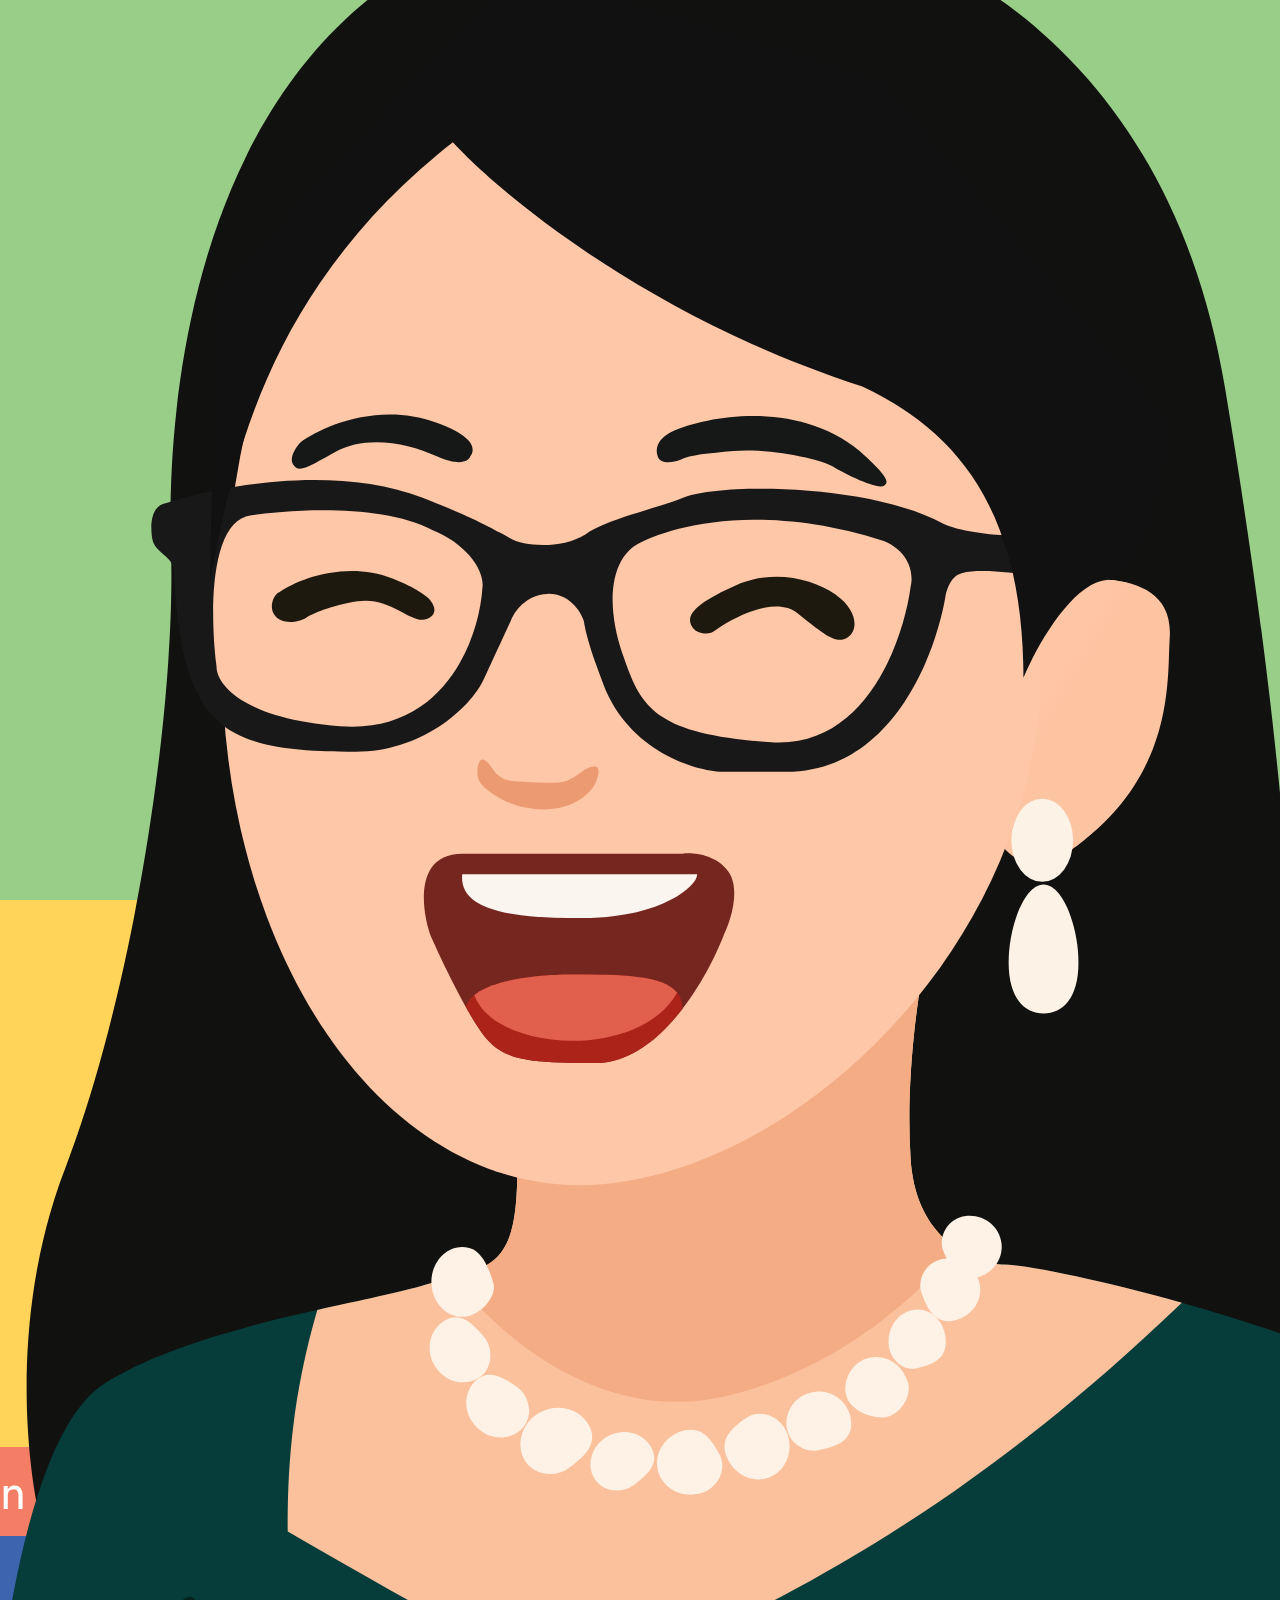
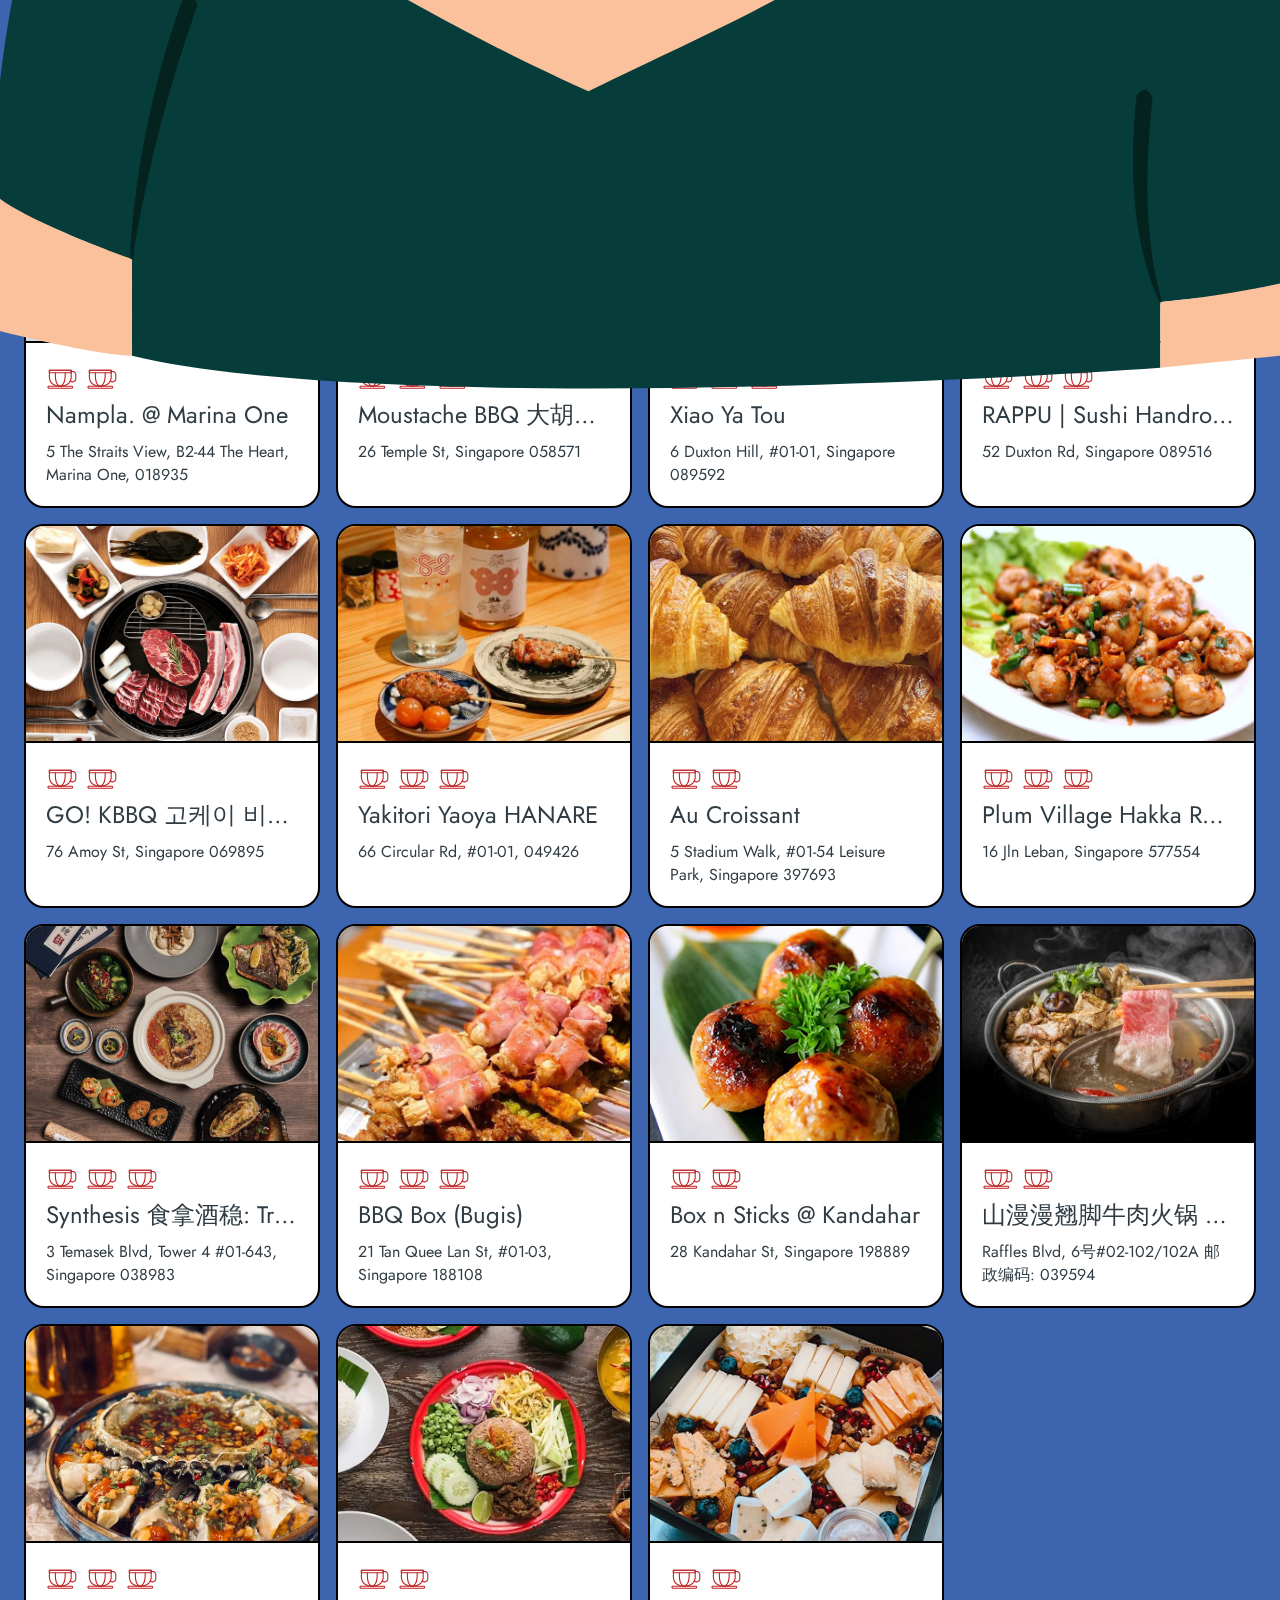
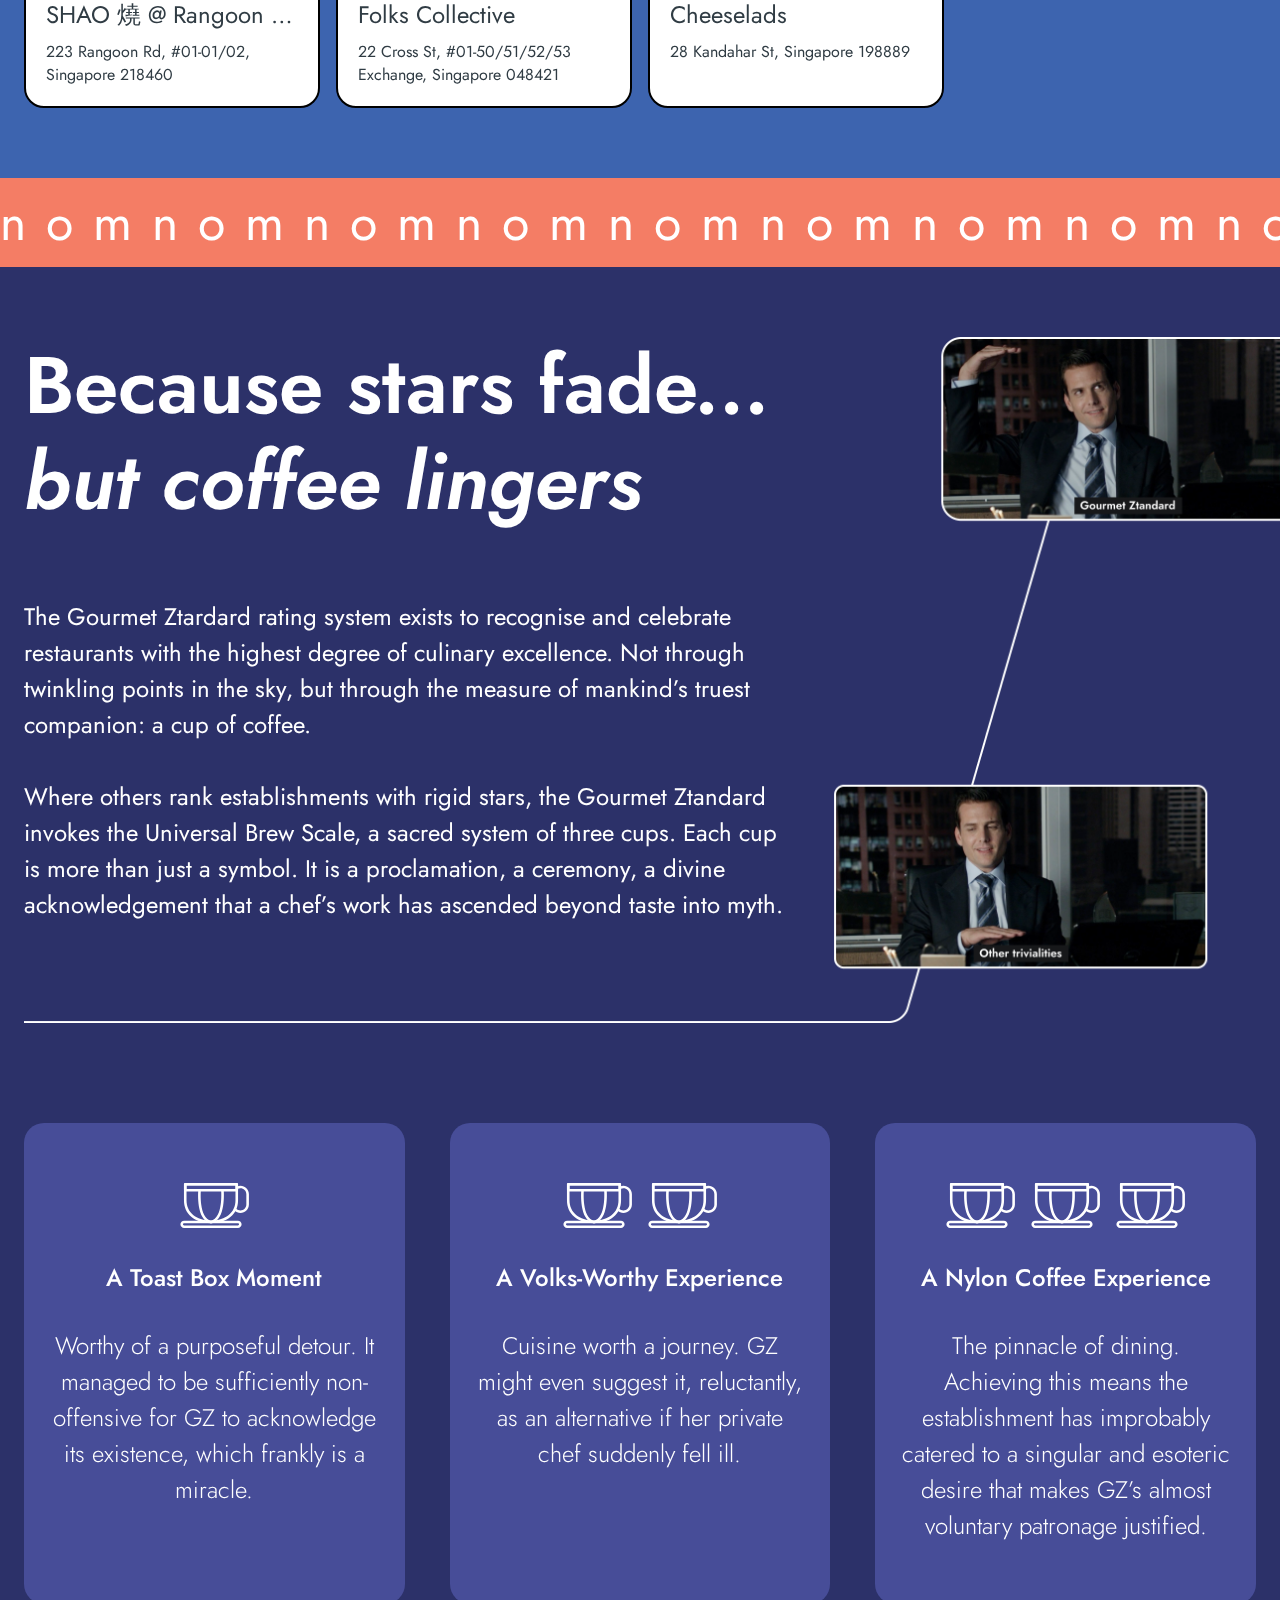
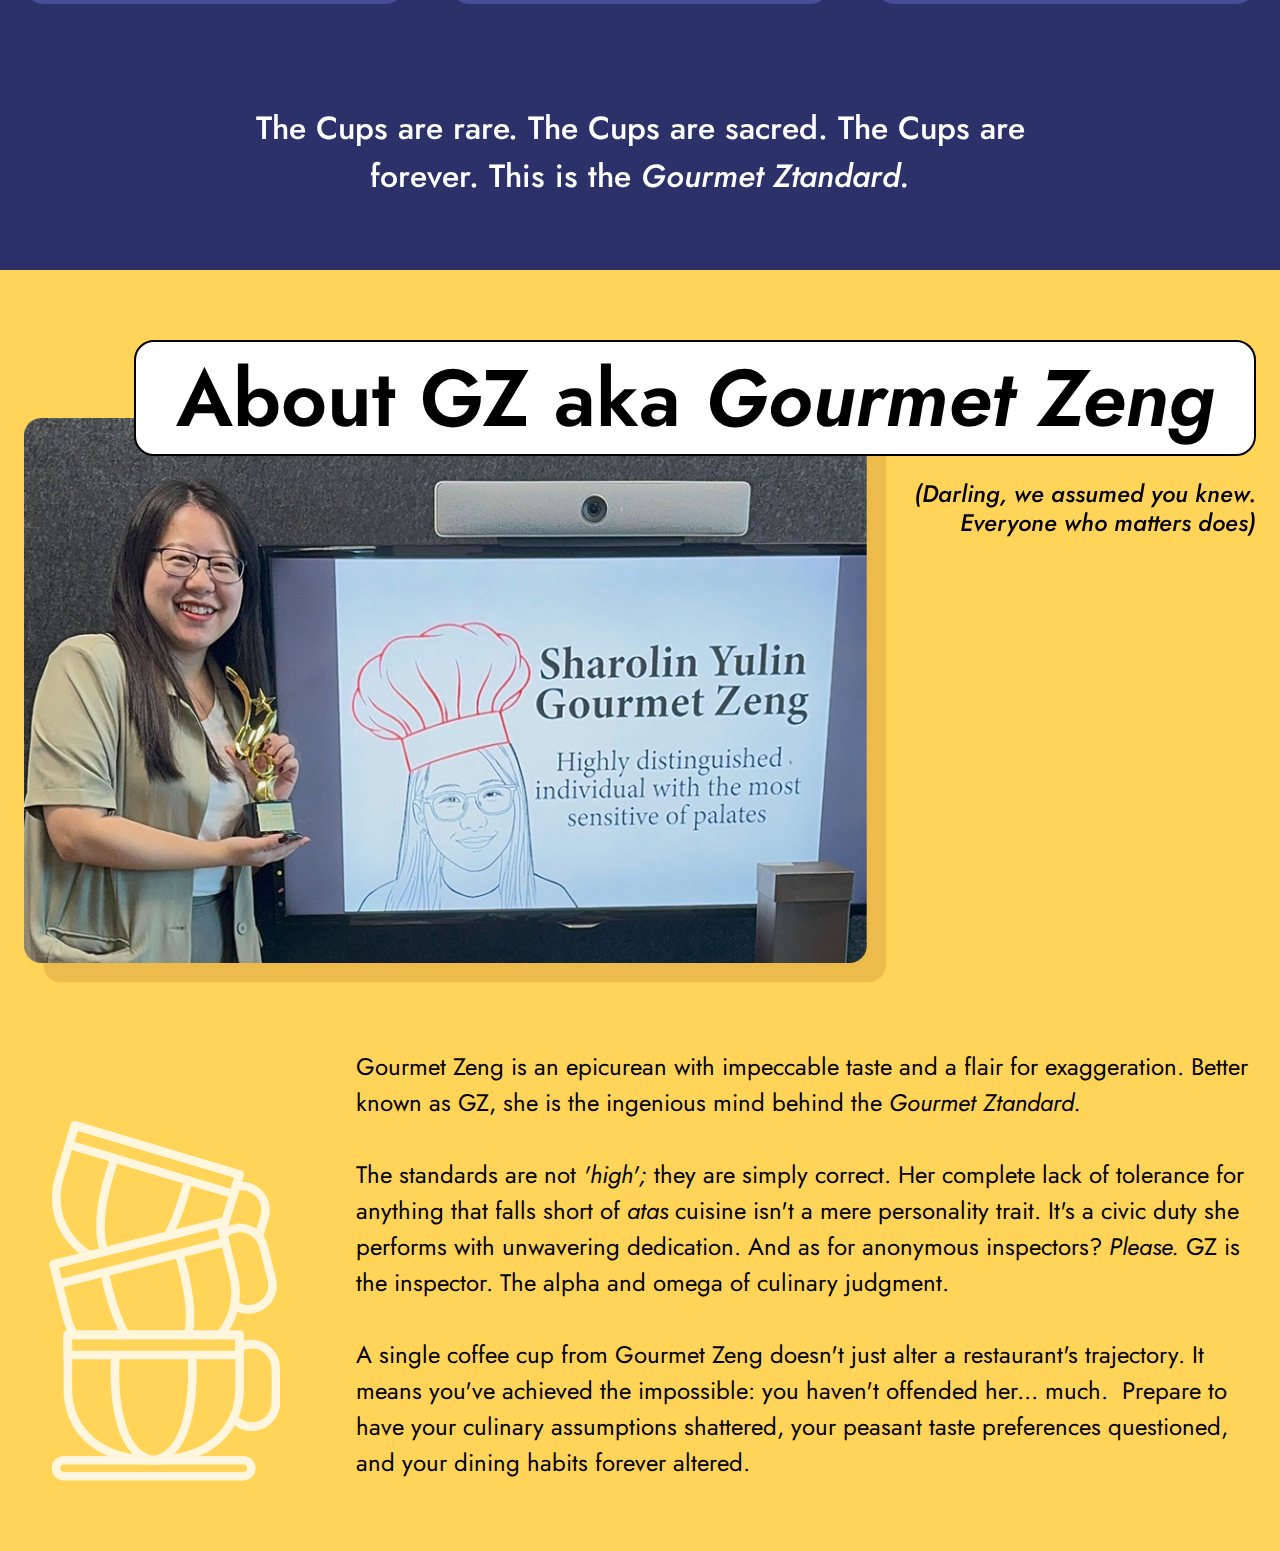
<file: index.html>
<!DOCTYPE html>
<html lang="en">
<head>
    <meta charset="UTF-8">
    <meta name="viewport" content="width=device-width, initial-scale=1.0">
    <title>The Gourmet Ztandard</title>
    <link rel="icon" type="image/x-icon" href="assets/fav.png">
    <meta property="og:image" content="assets/thumbnail.png">
    <link rel="stylesheet" href="styles.css">
    <link rel="preconnect" href="https://fonts.googleapis.com">
    <link rel="preconnect" href="https://fonts.gstatic.com" crossorigin>
    <link href="https://fonts.googleapis.com/css2?family=Jost:ital,wght@0,100..900;1,100..900&display=swap" rel="stylesheet">
</head>
<body>

    <div class="loader" id="loader">
        <!-- this will be the grid image loader-->
         <div class="image_grid">
            <img class="loader_image" src="assets/load1.svg">
            <img class="loader_image" src="assets/load1.svg">
            <img class="loader_image" src="assets/load1.svg">
            <img class="loader_image" src="assets/load1.svg">
            <img class="loader_image" src="assets/load1.svg">
            <img class="loader_image" src="assets/load1.svg">
            <img class="loader_image" src="assets/load1.svg">
            <img class="loader_image" src="assets/load1.svg">
            <img class="loader_image" src="assets/load1.svg">
            <img class="loader_image" src="assets/load1.svg">
            <img class="loader_image" src="assets/load1.svg">
            <img class="loader_image" src="assets/load1.svg">
            <img class="loader_image" src="assets/load1.svg">
            <img class="loader_image" src="assets/load1.svg">
            <img class="loader_image" src="assets/load1.svg">
            <img class="loader_image" src="assets/load1.svg">
            <img class="loader_image" src="assets/load1.svg">
            <img class="loader_image" src="assets/load1.svg">
            <img class="loader_image" src="assets/load1.svg">
            <img class="loader_image" src="assets/load1.svg">
            <img class="loader_image" src="assets/load1.svg">
            <img class="loader_image" src="assets/load1.svg">
            <img class="loader_image" src="assets/load1.svg">
            <img class="loader_image" src="assets/load1.svg">
         </div>
    </div>
    <div class="intro">
        <!--this will be the sticky section-->
        <!-- Adding a static div for the rotating effect-->
         <div class="intro_background">
            <img class="fan" src="assets/fan.svg">
         </div>
         <div class="intro_content">
            <div class="intro_header">
                <div class="intro_header_content">
                    <h2>The</h2>
                    <h1><span>Gourmet Ztandard</span> Guide</h1>
                </div>
                <div class="intro_header_sub">
                    <div class="intro_header_sub_content">
                        <p>"This is the Everest of food accolades. The biggest bloody deal in your culinary career.”</p>
                        <p>–Chef Gordon Flamesly, host of Kitchen Tyrant</p>
                    </div>
                    <div class="intro_header_sub_content">
                        <p>“Every recommendation feels like your clever foodie friend whispering, ‘trust me.’”</p>
                        <p>–The New York Dine-times</p>
                    </div>
                </div>
            </div>
            <div class="intro_image_container">
                <img class="intro_image" id="intro_image" src="assets/gz_duck.svg">
                <div class="intro_image_button_container">
                    <img class="beans_left" src="assets/beans left.png">
                    <button class="beans_button">MAKE ME SPILL THE BEANS</button>
                    <img class="beans_right" src="assets/beans right.png">
                </div>
            </div>
         </div>
    </div>
    <div class="marquee">
        <div class="marquee_content">[base64]</div>
    </div>
    <div class="recommendations">
        <div class="filter_wrapper">
            <div class="tabs">
                <div class="tab_button" onclick="showtab(event,'list')">
                    List view
                </div>
                <div class="tab_button" onclick="showtab(event,'map')">
                    Map view
                </div>
            </div>
            <div class="filters">
                <div class="filter">
                    <img src="assets/cup.svg">
                    Distinction
                </div>
                <div class="filter">
                    <img src="assets/fork.svg">
                    Cusine
                </div>
                <div class="filter">
                    <img src="assets/bag.svg">
                    Price
                </div>
            </div>
        </div>
        <div class="content_container">
            <div class="tab_content" id="list">
                <div class="list" id="grid_list">
                    
                </div>
            </div>
            <div class="tab_content" id="map">
                <iframe id="map" src="https://www.google.com/maps/d/embed?mid=1vJnztsvuQuG0Rz0OCmoCT0FoesICdRQ&ehbc=2E312F" width="100%" height="800px"></iframe>
            </div>
        </div>
    </div>
    <div class="marquee">
        <div class="marquee_content">[base64]</div>
    </div>
    <div class="about">
        <div class="about_wrapper">
            <div class="about_content">
                <h2> Because stars fade... <span>but coffee lingers</span></h2>
                <p>The <span>Gourmet Ztardard</span> rating system exists to recognise and celebrate restaurants with the highest degree of culinary excellence. Not through twinkling points in the sky, but through the measure of mankind’s truest companion: a cup of coffee. 
                    <br><br>Where others rank establishments with rigid stars, the Gourmet Ztandard invokes the Universal Brew Scale, a sacred system of three cups. Each cup is more than just a symbol. It is a proclamation, a ceremony, a divine acknowledgement that a chef’s work has ascended beyond taste into myth. </p>
                <img class = "line" src="assets/line.png">    
            </div>
            <div class="about_rating">
                <div class="card">
                    <div class="card_rating">
                        <img src="assets/cup_white.svg">
                    </div>
                    <h3>A Toast Box Moment</h3>
                    <p>Worthy of a purposeful detour. It managed to be sufficiently non-offensive for GZ to acknowledge its existence, which frankly is a miracle.</p>
                </div>
                <div class="card">
                    <div class="card_rating">
                        <img src="assets/cup_white.svg">
                        <img src="assets/cup_white.svg">
                    </div>
                    <h3>A Volks-Worthy Experience</h3>
                    <p>Cuisine worth a journey. GZ might even suggest it, reluctantly, as an alternative if her private chef suddenly fell ill.</p>
                </div>
                <div class="card">
                    <div class="card_rating">
                        <img src="assets/cup_white.svg">
                        <img src="assets/cup_white.svg">
                        <img src="assets/cup_white.svg">
                    </div>
                    <h3>A Nylon Coffee Experience</h3>
                    <p>The pinnacle of dining. Achieving this means the establishment has improbably catered to a singular and esoteric desire that makes GZ’s almost voluntary patronage justified.</p>
                </div>
            </div>
            <div class="about_footer">
                <p>The Cups are rare. The Cups are sacred. The Cups are forever. This is the <span>Gourmet Ztandard.</span></p>
            </div>
        </div>
        <!--static content about gz-->
    </div>

    <div class="gz">
        <div class="gz_wrapper">
            <div class="gz_intro">
                <div class="gz_banner">
                    <div class="gz_banner_header">
                        <h2>About GZ aka <span>Gourmet Zeng</span></h2>
                    </div>
                    <div class="gz_banner_sub">
                        <p>(Darling, we assumed you knew. Everyone who matters does)</p>
                    </div>
                </div>
                <div class="gz_image">
                    <img src="assets/gz_face.png">
                </div>
            </div>
            <div class="gz_more">
                <img src="assets/cups.svg">
                <p>Gourmet Zeng is an epicurean with impeccable taste and a flair for exaggeration. Better known as GZ, she is the ingenious mind behind the <span>Gourmet Ztandard.</span>
                    <br><br>The standards are not <span>'high';</span> they are simply correct. Her complete lack of tolerance for anything that falls short of <span>atas</span> cuisine isn't a mere personality trait. It's a civic duty she performs with unwavering dedication. And as for anonymous inspectors? <span>Please.</span> GZ is the inspector. The alpha and omega of culinary judgment.
                    <br><br>A single coffee cup from Gourmet Zeng doesn't just alter a restaurant's trajectory. It means you've achieved the impossible: you haven't offended her... much.  Prepare to have your culinary assumptions shattered, your peasant taste preferences questioned, and your dining habits forever altered.
                </p>
            </div>
        </div>
    </div>

    <div class="popup_container" id="popup_container">
        <div class="popup_wrapper">
            <div class="popup">
                <div class="popup_header">
                    <h3 id="popup_restaurant_name">restaurant name</h3>
                    <img class="popup_close" src="assets/close.svg">
                </div>
                <div class="popup_content_wrapper">
                    <img class="popup_content_restaurant_image" id="popup_content_restaurant_image" src="images/nampla.png">
                    <div class="popup_content">
                        <div class="popup_content_header">
                            <div class="popup_content_header_wrapper">
                                <p class="popup_content_header_p" id="popup_content_header_p">Rating:</p>
                                <div class="popup_header_icons" id="popup_header_rating">
                                    <img src="assets/cup_red.svg">
                                </div>
                            </div>
                            <div class="popup_content_header_wrapper">    
                                <p class="popup_content_header_p">Cost:</p>
                                <div class="popup_header_icons"  id="popup_header_cost">
                                    <img src="assets/bag_black.svg">
                                </div>
                            </div>
                        </div>
                        <p class="popup_content_body" id="popup_content_body">Step into a kitchen where France flirts with Spain, and the result is a love letter to your taste buds. It’s like a culinary theme park, minus the roller coasters, unless you count your taste buds doing flips.</p>
                        <p class="popup_content_address" id="popup_content_address">Address</p>
                    </div>
                </div>
            </div>
        </div>
    </div>
    <script src="details.js" defer></script>
    <script src="yuck.js" defer></script>
    <script src="script.js"></script>
</body>
</html>
</file>
<file: styles.css>
/*html*/
*{
    padding: 0px;
    margin: 0px;
    font-family: "Jost", sans-serif;
    font-optical-sizing: auto;
    box-sizing: border-box;
}

:root{
    --width: 1300px;
}

/*
@media (max-width: 1100xpx) {
        :root{
            --width: 800px;
        }
}

@media (max-width: 840px) {
        :root{
            --width: 600px;
        }
}

@media (max-width: 640px) {
        :root{
            --width: 360px;
        }
}*/

/*body*/
body{
    display: flex;
    justify-content: center;
    align-items: baseline;
    flex-direction: column;
    overflow-x: hidden;
}

/*loader*/
.loader{
    background-color: #99CE88;
    width: 100vw;
    height: 100vh;
    position: fixed;
    top: 0;
    left: 0;
    width: 100vw;
    height: 100vh;
    z-index: 999;
    display: flex;
    justify-content: center;
    align-items: center;
    transition: opacity 0.2s ease-out;
}

.loader .fadeout{
    opacity: 0;
    pointer-events: none;
}

.loader_image{
    min-width: 120vw;
    height: auto;
    object-fit: cover;
}

.image_grid{
    position: absolute;
    top: -100px;
    left: -10px;
    display: flex;
    justify-content: center;
    align-items: center;
    overflow: hidden;
}

/*Intro section*/
.intro{
    width: 100vw;
    background-color: #FFD459;
    display: flex;
    align-items: center;
    flex-direction: column;
    position:relative;
}

#yuck_bg{
    background-color: #D17181;
    color: #fff;
    padding-bottom: 0px;
}

.intro_background{
    position: sticky;
    top: 0;
    width: 100%;
    height: 100vh;
    display: flex;
    justify-content: center;
    align-items: center;
    z-index: 1;
    overflow: hidden;
}

.fan{
    height: 300vh;
    animation: rotatefan 60s linear infinite;
}


@keyframes rotatefan {
    from {
        transform: rotate(0deg);
    }
    to {
        transform: rotate(360deg);
    }
}

.intro_content{
    display: flex;
    flex-direction: column;
    align-items: center;
    max-width: 100%;
    position: relative;
    z-index: 2;
    margin-top: -100vh;
    padding-bottom: 100px;
    overflow-x: hidden;
}

.intro_header_content{
    width: 100%;
}

.intro_header{
    display: flex;
    flex-direction: row;
    justify-content: space-between;
    align-items: baseline;
    padding-top: 70px;
    padding-left: 24px;
    padding-right: 24px;
    width: 1348px;
    max-width: 100%;
}

@media (max-width: 1100px) {
        .intro_header{
            flex-wrap: wrap;
            justify-content: end;
            gap: 40px;
            padding-left: 24px;
            padding-right: 24px;
        }
}

.intro_header h1{
    font-size: 128px;
    width: 567px;
    max-width: 100%;
    line-height: 100%;
}

@media (max-width: 1100px) {
        .intro_header h1{
            width: 100%;
        }
}

@media (max-width: 640px) {
        .intro_header h1{
            font-size: 72px;
        }
}

.intro_header h1 span{
    font-style: italic;
    font-weight: 700;
}

.intro_header h2{
    font-size: 96px;
    line-height: 100%;
    font-style: normal;
    font-weight: 600;
}

@media (max-width: 640px) {
        .intro_header h2{
            font-size: 64px;
        }
}

.intro_header_sub{
    width: 400px;
    max-width: 100%;
    display: flex;
    flex-direction: column;
    gap: 80px;
}

@media (max-width: 1100px) {
        .intro_header_sub{
            width: 80%;
        }
}

.intro_header_sub_content{
    font-size: 30px;
    text-align: right;
    font-style: italic;
    font-weight: 400;
    line-height: 120%;
    display: flex;
    flex-direction: column;
    gap: 12px;
}

@media (max-width: 640px) {
        .intro_header_sub_content{
            font-size: 20px;
        }
}

.intro_header_sub_content p:last-child {
  font-style: normal;
}

@media (max-width: 640px) {
        .intro_header_sub{
            gap: 24px;
            width: 100%;
        }
}

.intro_image_container{
    display: flex;
    flex-direction: column;
    width: 727px;
    max-width: 100%;
    margin-top: -75px;
    align-items: center;
    padding-left: 24px;
    padding-right: 24px;
}

@media (max-width: 1100px) {
        .intro_image_container{
            margin-top: 60px;
        }
}

.intro_image{
    max-width: 727.46px;
    max-height: 600px;
    display: block;
    width: auto;
    height: auto;
}

@media (max-width: 1100px) {
        .intro_image{
            max-width: 100%;
            width: 400px;
        }
}

.beans_button{
    padding: 16px 32px;
    border: 3px solid #61351A;
    box-shadow: 5px 5px 0 0 #61351A;
    color: #61351A;
    border-radius: 20px;
    font-size: 40px;
    letter-spacing: 5px;
    cursor: pointer;
}
@media (max-width: 640px) {
        .beans_button{
            font-size: 32px;
        }
}

.intro_image_button_container{
    position: relative;
    z-index: 0;
    margin-top: -5px;
}

.beans_left{
    position: absolute;
    left: -140px;
    bottom: -45px;
    z-index: -1;
}

.beans_right{
    position: absolute;
    right: -120px;
    bottom: 0px;
    z-index: -1;
}

@media (max-width: 1100px) {
        .beans_right, .beans_left{
            width: 300px;
        }
}

/* marquee */
.marquee{
    background-color: #F47D65;
    padding: 8px 0px;
    position: relative;
    z-index: 2;
    max-width: 100%;
    overflow: hidden;
}

#yuck_marquee{
    background-color: #EDBB4C;
    color: #000;
}

.marquee_content{
    font-size: 50px;
    letter-spacing: 20px;
    color: #fff;
    animation: scroll 50s infinite linear;
}

@keyframes scroll {
    0%{
        transform: translateX(0%);
    }
    100%{
        transform: translateX(calc(-100% - 20px));
    }
}


/* recommendations */
.recommendations{
    position: relative;
    z-index: 2;
    width: 100%;
    background-color: #3D64AF;
    display: flex;
    flex-direction: column;
    align-items: center;
    padding: 70px 24px;
    gap: 50px;
}

/* filters */
.filter_wrapper{
    display: flex;
    flex-direction: row;
    justify-content: space-between;
    align-items: center;
    width:var(--width);
    max-width: 100%;
}

/*tab container*/ 
.tabs{
    display: flex;
    flex-direction: row;
    border-radius: 4px;
    border-radius: 16px;
    overflow: hidden;
    border: 2px solid #000;
    background-color: #FBF4E1;
    padding: 8px;
}

.tab_button{
    border: none;
    cursor: pointer;
    padding: 12px 24px;
    height: fit-content;
    border-radius: 12px;
    color: 69737B;
    font-size: 20px;
    line-height: 100%;
    border: 2px solid #FBF4E1;
}

.tab_button.active{
    box-sizing: border-box;
    background-color: #FED56B;
    border: 2px solid #000;
}

/* filters */ 
.filters{
    display: flex;
    flex-direction: row;
    gap: 12px;
    display: none;
}

.filter{
    background-color: #FBF4E1;
    border: 2px solid #000;
    border-radius: 16px;
    padding: 20px 24px;
    font-size: 20px;
    line-height: 100%;
    display: flex;
    flex-direction: row;
    align-items: center;
    gap: 10px;
}

/*tab content*/ 
.content_container{
    max-width: 100%;
    height: 100%;
    width: var(--width);
}

.tab_content{
    max-width: 100%;
    height: 100%;
}

.tab_content.active{
    display: block;
}

.content_wrapper{
    display: flex;
    justify-content: left;
    align-items: baseline;
    flex-direction: column;
}

.list{
    display: grid;
    grid-template-columns: repeat(4,minmax(0,1fr));
    gap: 16px;
}
@media (max-width: 1100px) {
        .list{
            grid-template-columns: repeat(3,minmax(0,1fr));
        }
}
@media (max-width: 840px) {
        .list{
            grid-template-columns: repeat(2,minmax(0,1fr));
        }
}
@media (max-width: 640px) {
        .list{
            grid-template-columns: repeat(1,minmax(0,1fr));
        }
}

.list_item{
    background-color: #fff;
    border: 2px solid #000;
    border-radius: 20px;
    overflow: hidden;
    box-shadow: 0px 0px 0 0 #2C3169;
    transition: box-shadow 0.2s ease-in;
    color: #303C44;
    cursor: pointer;
}

.list_item:hover{
    box-shadow: 5px 5px 0 0 #2C3169 ;
}

.restaurant_image{
    width: 100%;
    height: 217px;
    border-bottom: 2px solid #000;
    object-fit: cover;
}

.list_item h2{
    font-size: 24px;
    text-overflow: ellipsis;
    font-weight: 400;
    max-width: 100%;
    overflow: hidden;
    display: inline-block;
    white-space: nowrap;
}

.list_content{
    padding: 20px;
    display: flex;
    flex-direction: column;
    gap: 8px;
}

.rating{
    display: flex;
    flex-direction: row;
    height: 20px;
    gap: 8px;
}

#map{
    background-color: #000;
}

/* yuck */ 

.yuck_wrapper{
    width: 100%;
    height: 100vh;
    position: relative;
}

.yuck_background{
    width: 100%;
    height: 100vh;
    position: absolute;
    overflow: hidden;
    display: flex;
    justify-content: center;
    align-items: center;
}

.yuck_list{
    animation: rotateBackground 20s linear infinite;
    width: 100%;
    height: 100%;
    object-fit: cover;
}

@keyframes rotateBackground {
  from {
    transform: rotate(0deg);
  }
  to {
    transform: rotate(360deg);
  }
}


/* about */ 
.about{
    background-color: #2C3169;
    display: flex;
    padding: 24px;
    width: 100%;
    justify-content: center;
    color: white;
    padding: 70px 24px;
    position: relative;
    z-index: 2;
    overflow: hidden;
}

.about_content{
    width: 768px;
    max-width: 100%;
    display: flex;
    flex-direction: column;
    gap: 70px;
    position: relative;
    padding-bottom: 100px;
}

@media (max-width: 1100px) {
        .about_content{
            width: 100%;
            padding-bottom: 0px;
            gap: 24px;
        }
}

.about_content h2{
    font-size: 80px;
    line-height: 120%;
    font-weight: 600;
}

@media (max-width: 640px) {
        .about_content h2{
            font-size: 56px;
        }
}

.about_content h2 span{
    font-style: italic;
}

.about_content p{
    font-size: 24px;
    line-height: 150%;
}

.about_wrapper{
    width: var(--width);
    max-width: 100%;
    display: flex;
    flex-direction: column;
    gap: 100px;
}

.line{
    position: absolute;
    bottom: 0px;
    height: 100%;
}

@media (max-width: 1100px) {
        .line{
            display: none;
        }
        .about_wrapper{
            gap: 60px;
        }
}

.about_rating{
    display: grid;
    grid-template-columns: repeat(3,minmax(0,1fr));
    max-width: 100%;
    column-gap: 45px;
}

@media (max-width: 1100px) {
        .about_rating{
            display: flex;
            flex-wrap: wrap;
            justify-content: center;
            gap: 24px;
        }
}

.card{
    background: #474D98;
    display: flex;
    flex-direction: column;
    gap: 32px;
    text-align: center;
    border-radius: 20px;
    padding: 60px 24px;
}


@media (max-width: 1100px) {
        .card{
            min-width: 320px;
            width: 100%;
        }
}

@media (max-width: 840px) {
        .card{
            min-width: 360px;
            max-width: 100%;
            width: 100%;
        }
}

.card p{
    font-size: 24px;
    font-weight: 300;
    line-height: 150%;
}

.card h3{
    font-size: 24px;
    font-weight: 500;
    line-height: 150%;
}

.card_rating{
    display: flex;
    flex-direction: row;
    justify-content: center;
    align-items: end;
    gap: 16px;
}

.about_footer{
    display: flex;
    justify-content: center;
}

.about_footer p{
    font-size: 32px;
    font-weight: 500;
    line-height: 150%;
    text-align: center;
    width: 884px;
    max-width: 100%;
}

.about_footer p span{
    font-style: italic;
}

/* gz */
.gz{
    background-color: #FFD459;
    width: 100%;
    display: flex;
    justify-content: center;
    padding: 70px 24px;
    overflow: hidden;
}

.gz_wrapper{
    max-width: 100%;
    width: var(--width);
    display: flex;
    flex-direction:  column;
    gap: 60px;
}

.gz_intro{
    position: relative;
}

.gz_banner{
    display: flex;
    flex-direction: column;
    align-items: end;
    gap: 24px;
    position: relative;
    z-index: 2;
}

.gz_banner_sub{
    font-size: 24px;
    line-height: 120%;
    text-align: right;
    width: 415px;
    max-width: 100%;
    font-style: italic;
    font-weight: 500;
}

.gz_banner_header{
    background-color: white;
    border: 2px solid #000;
    display: inline-block;
    border-radius: 20px;
    padding: 16px 40px;
}

.gz_banner_header h2{
    font-size: 80px;
    font-weight: 600;
    line-height: 100%;
}

@media (max-width: 640px) {
        .gz_banner_header h2{
            font-size: 56px;
        }
        .gz_banner_header{
            padding: 16px;
        }
}

.gz_banner_header h2 span{
    font-style: italic;
}

.gz_image{
    margin-top: -120px;
    z-index: 1;
    display: inline-block;
    width: 70%;
}

@media (max-width: 1100px) {
        .gz_image{
            margin-top: 40px;
            width: 100%;
        }
}

.gz_image img{
    width: 100%;
}

.gz_more{
    display: flex;
    max-width: 100%;
    flex-direction: row;
    flex-wrap: wrap;
    justify-content: space-between;
    align-items: flex-end;
    gap: 32px;
}

@media (max-width: 840px) {
        .gz_more img{
            width: 50%;
        }
}


.gz_more p{
    font-size: 24px;
    line-height: 150%;
    max-width: 100%;
    width: 900px;
}

.gz_more p span{
    font-style: italic;
}


/*pop-up*/
.popup_container{
    display: none;
}

.popup_wrapper{
    display: flex;
    width: 100%;
    height: 100%;
    justify-content: center;
    align-items: center;
    position: fixed;
    background-color: #0000008e;
    width: 100vw;
    height: 100vh;
    top: 0;
    left: 0;
    z-index: 999;
    padding: 24px;
    overflow: hidden;
}

.popup{
    background-color: white;
    display: flex;
    flex-direction: column;
    width: 1220px;
    height: 675px;
    max-width: 100%;
    max-height: 100%;
    border: 3px solid #000;
    box-shadow: 10px 10px 0 0 #C75F5F;
    border-radius: 20px;
}

.popup_header{
    display: flex;
    flex-direction: row;
    justify-content: space-between;
    align-items: center;
    padding: 40px;
    border-bottom: 3px solid #000;
}

.popup_header h3{
    font-size: 36px;
    line-height: 100%;
}

.popup_content_wrapper{
    display: flex;
    flex-direction: row;
    justify-content: space-between;
    align-items: start;
    padding: 40px;
    gap: 50px;
}

@media (max-width: 1100px) {
        .popup_content_wrapper{
            flex-wrap: wrap;
            overflow: scroll;
        }
        .popup{
            height: auto;
        }
}

.popup_content_restaurant_image{
    width: 300px;
    height: 300px;
    object-fit: cover;
    border-radius: 30px;
    border: 3px solid #000;
    box-shadow: 10px 10px 0 0 #C75F5F;
    max-width: 100%;
}

.popup_content{
    display: flex;
    flex-direction: column;
    gap: 40px;
    padding-top: 24px;
}

.popup_content_header_p{
    font-size: 30px;
    line-height: 120%;
    font-weight: 300;
}

.popup_content_header{
    display: flex;
    flex-direction: row;
    gap: 40px;
    flex-wrap: wrap;
}

.popup_content_header_wrapper{
    display: flex;
    flex-direction: row;
    gap: 10px;
}

.popup_header_icons{
    display: flex;
    gap: 10px;
    height: 30px;
}

.popup_content_body{
    font-size: 30px;
    line-height: 120%;
    font-style: italic;
    font-weight: 300;
}

.popup_content_address{
    font-size: 24px;
    line-height: 120%;
    font-style: italic;
    font-weight: 300;
}

.popup_close{
    cursor: pointer;
}

.popup_close:hover{
    background-color: #C75F5F;
}

#yuck_cards{
    width: 100%;
    min-height: 800px;
    position: relative;
    z-index: 2;
    background-color: #000;
}

.yuck_container{
    min-height: 100vh;
    padding: 70px;
    display: flex;
    justify-content: center;
    align-items: center;
    flex-direction: column;
    gap: 70px;
}

@media (max-width: 840px) {
        .yuck_container{
            padding-left: 24px;
            padding-right: 24px;
        }
}

.yuck_container_text{
    color: white;
    font-size: 32px;
    line-height: 150%;
    text-align: center;
    width: 874px;
    max-width: 100%;
}

.list.yuck_card_wrapper{
    display: flex;
    flex-direction: row;
    justify-content: center;
    align-items: center;
    flex-wrap: wrap;
}

.list.yuck_card_wrapper > .list_item{
    max-width: 328px;
}

.yuck_footer{
    color: white;
    display: flex;
    flex-direction: column;
    justify-content: center;
    align-items: center;
}

.yuck_footer a{
    font-style: italic;
    text-decoration: underline;
    color:#858F96;
}

#yucking_content{
    padding-bottom: 0px;
}
</file>
